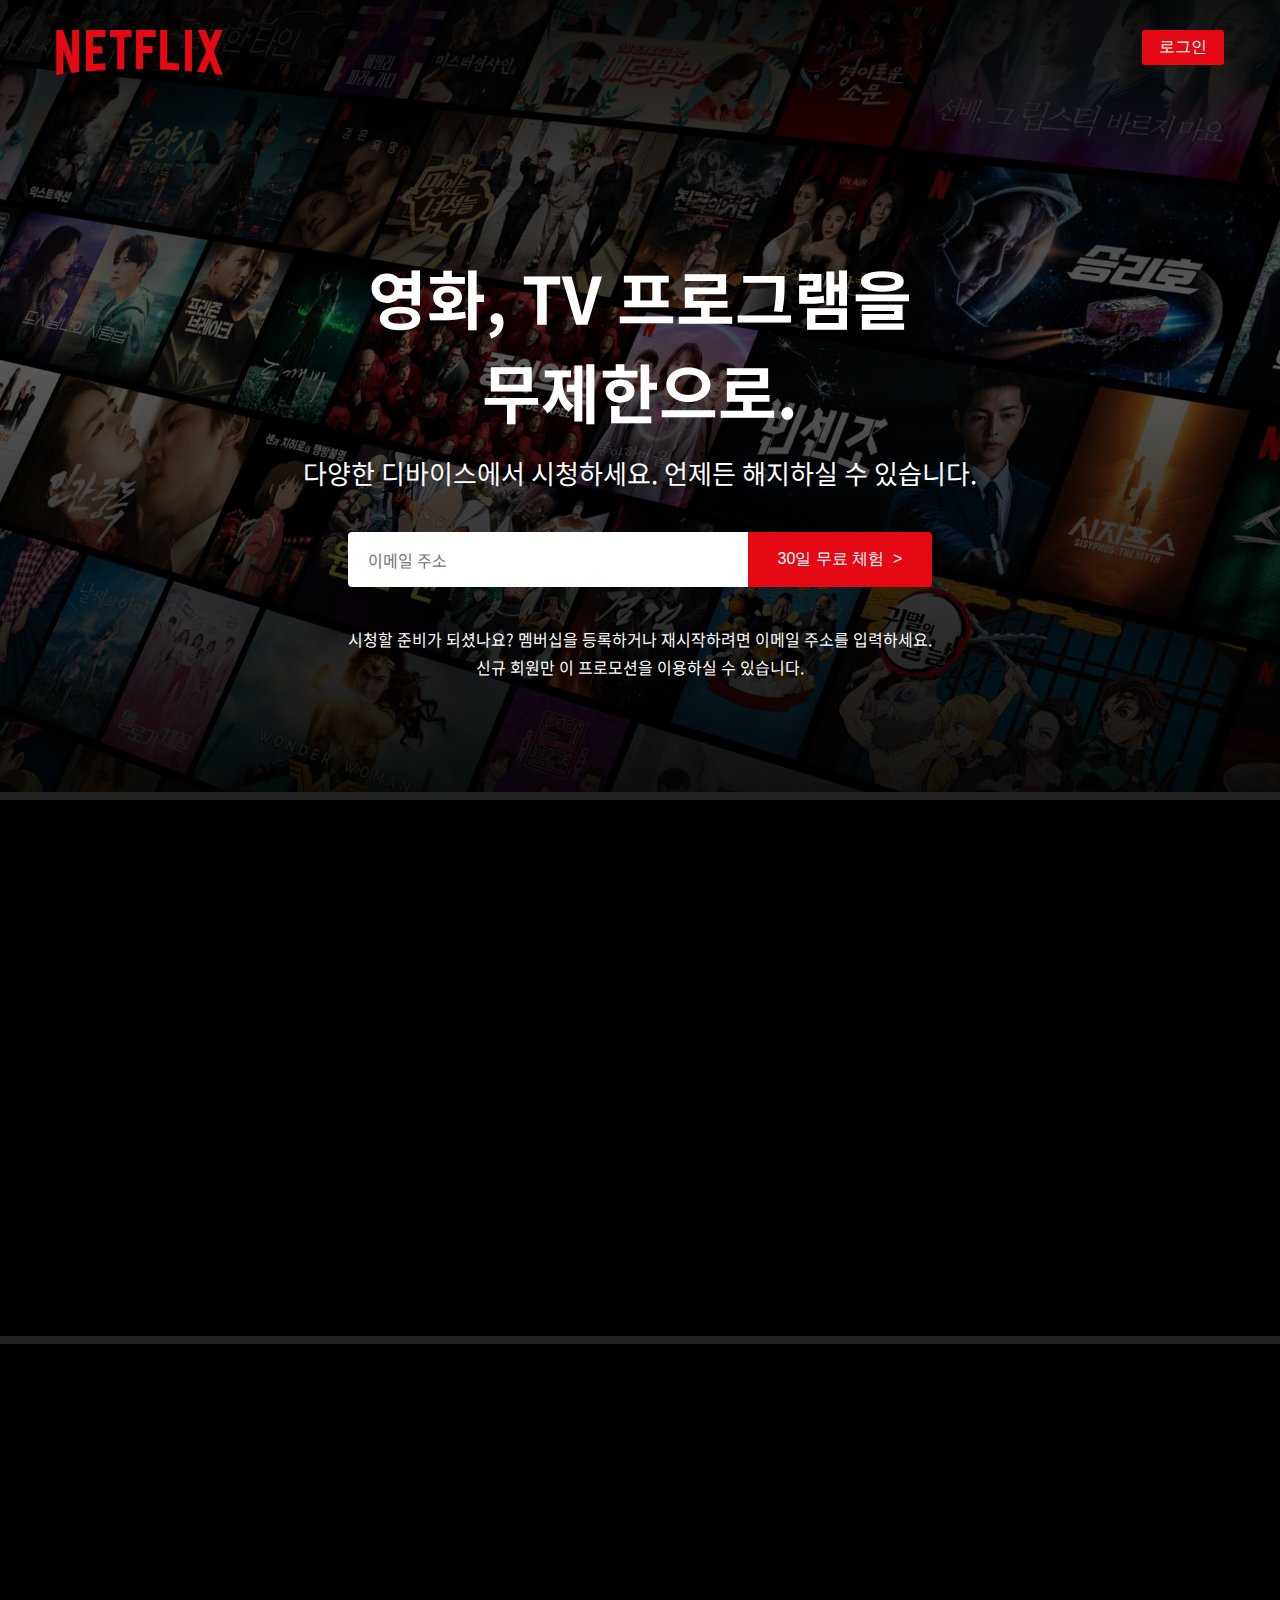
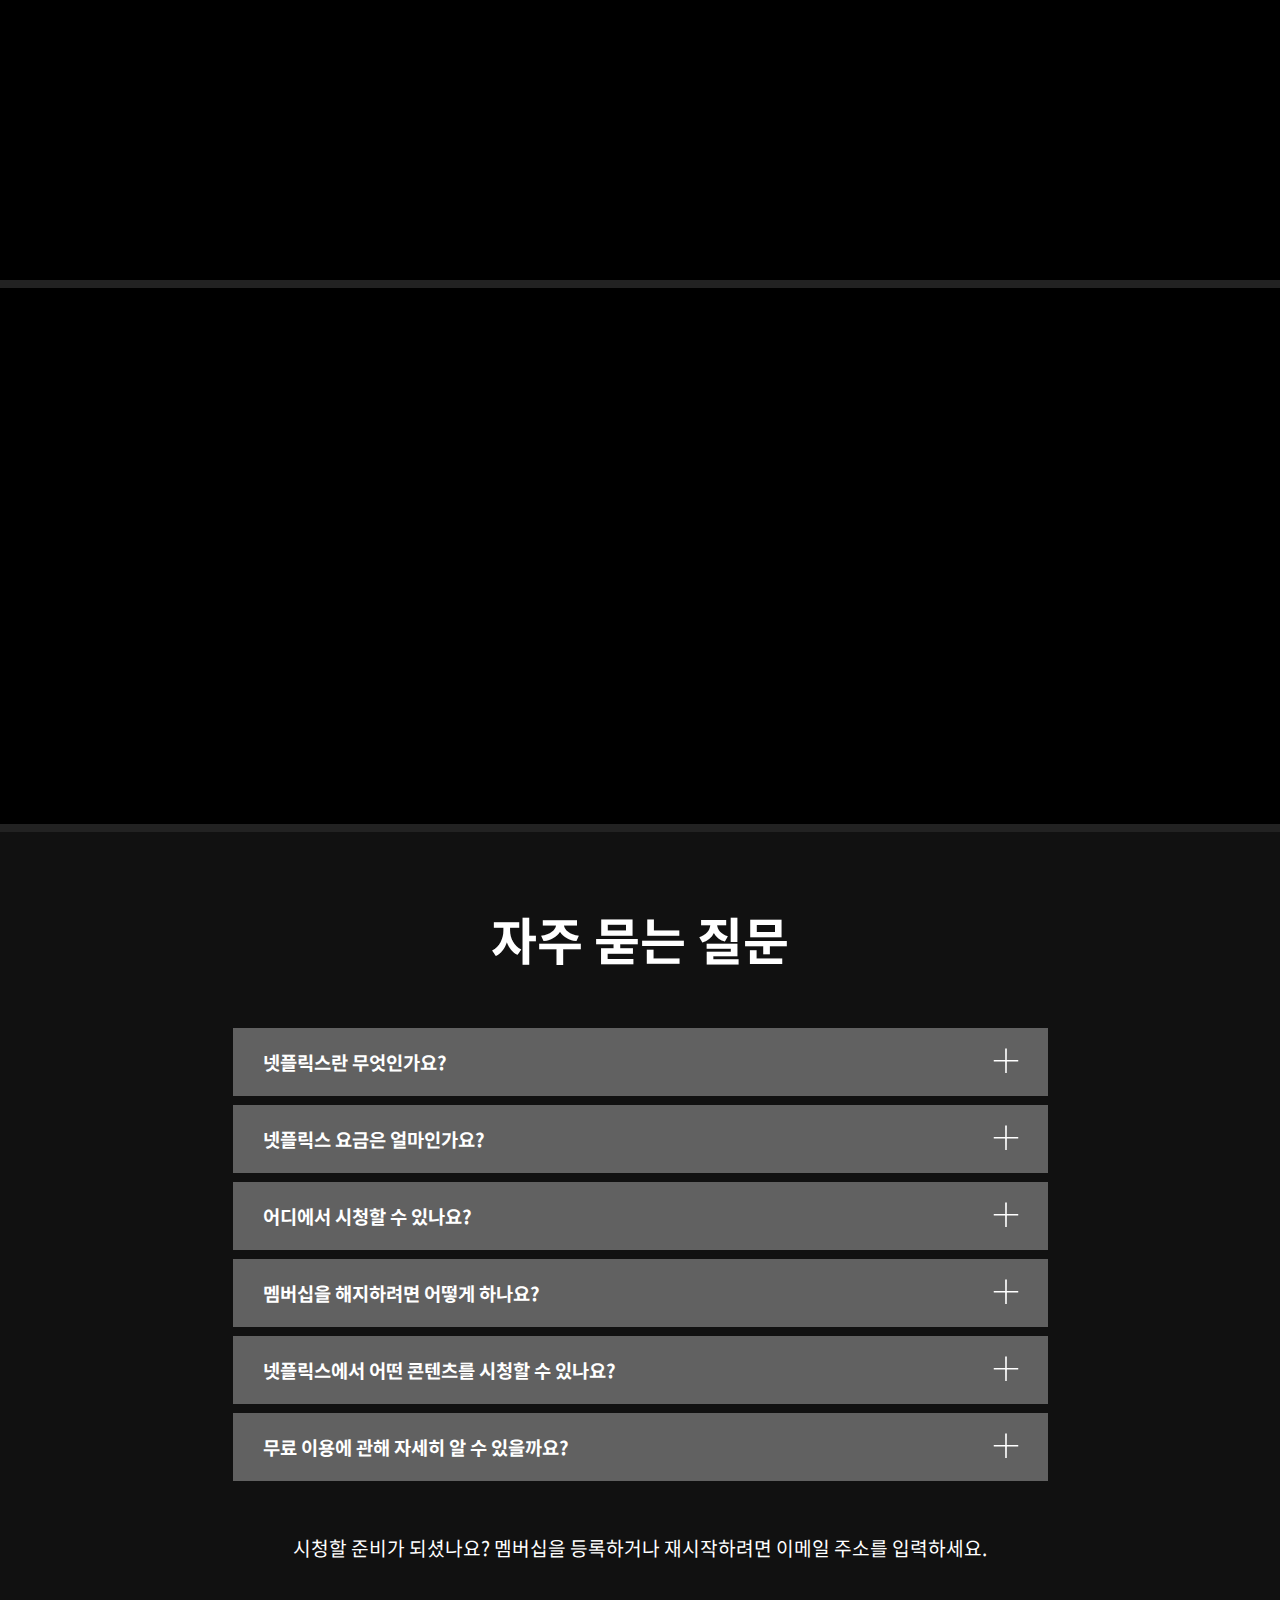
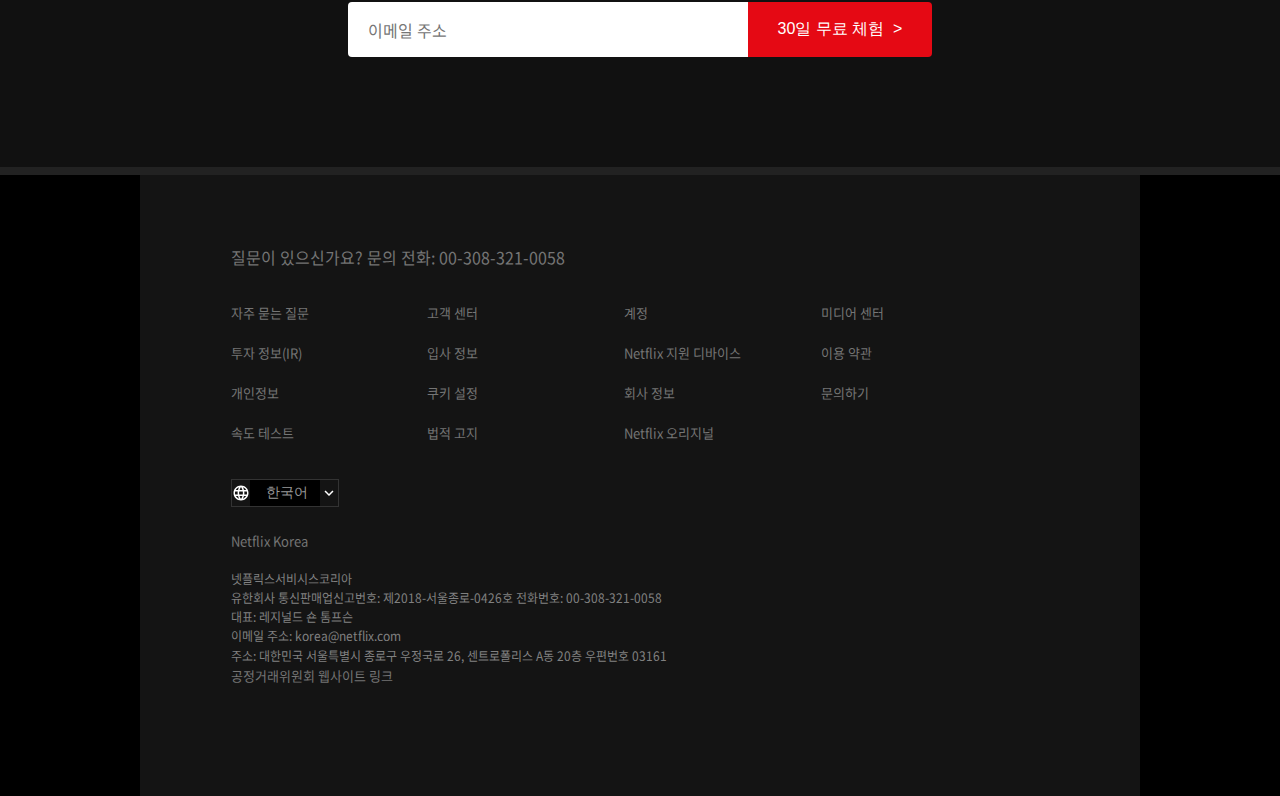
<file: index.html>
<!DOCTYPE html>
<html lang="en">
<head>
   <meta charset="UTF-8">
   <meta http-equiv="X-UA-Compatible" content="IE=edge">
   <meta name="viewport" content="width=device-width, initial-scale=1.0">
   
   <title>Netflix Korea</title>
   <link rel="shortcut icon" href="img/nficon2016.ico" type="image/x-icon">

   <meta content="영화 보기, 온라인 영화, 인터넷 영화, TV 시청, TV 온라인, 온라인 TV 프로그램, 인터넷 TV 프로그램, &nbsp;TV 프로그램 보기, 영화 스트리밍, 스트리밍 tv, 인스턴트 스트리밍, 온라인 시청, 인터넷 시청, &nbsp;영화, 영화 보기 대한민국, 온라인 TV 보기, 다운로드 불필요, 영화 풀 버전, 전체 영화" name="keywords">
   <meta content="스마트 TV, 태블릿, 스마트폰, PC, 게임 콘솔 등 다양한 디바이스에서 영화와 TV 프로그램을 마음껏 즐기세요." name="description">
   
   <link rel="stylesheet" href="css/common.css">
   <link rel="stylesheet" href="css/reset.css">
   <link rel="stylesheet" href="css/index.css">
</head>
<body>
   <main>
      <!-- Hero Section -->
      <section id="hero">
         <div class="hero" class="effect-fade-in"></div>
         <div class="hero-wrap">
            <nav class="gnb">
               <figure>
                  <svg viewBox="0 0 111 30" class="gnb-logo" focusable="false"><g id="netflix-logo"><path d="M105.06233,14.2806261 L110.999156,30 C109.249227,29.7497422 107.500234,29.4366857 105.718437,29.1554972 L102.374168,20.4686475 L98.9371075,28.4375293 C97.2499766,28.1563408 95.5928391,28.061674 93.9057081,27.8432843 L99.9372012,14.0931671 L94.4680851,-5.68434189e-14 L99.5313525,-5.68434189e-14 L102.593495,7.87421502 L105.874965,-5.68434189e-14 L110.999156,-5.68434189e-14 L105.06233,14.2806261 Z M90.4686475,-5.68434189e-14 L85.8749649,-5.68434189e-14 L85.8749649,27.2499766 C87.3746368,27.3437061 88.9371075,27.4055675 90.4686475,27.5930265 L90.4686475,-5.68434189e-14 Z M81.9055207,26.93692 C77.7186241,26.6557316 73.5307901,26.4064111 69.250164,26.3117443 L69.250164,-5.68434189e-14 L73.9366389,-5.68434189e-14 L73.9366389,21.8745899 C76.6248008,21.9373887 79.3120255,22.1557784 81.9055207,22.2804387 L81.9055207,26.93692 Z M64.2496954,10.6561065 L64.2496954,15.3435186 L57.8442216,15.3435186 L57.8442216,25.9996251 L53.2186709,25.9996251 L53.2186709,-5.68434189e-14 L66.3436123,-5.68434189e-14 L66.3436123,4.68741213 L57.8442216,4.68741213 L57.8442216,10.6561065 L64.2496954,10.6561065 Z M45.3435186,4.68741213 L45.3435186,26.2498828 C43.7810479,26.2498828 42.1876465,26.2498828 40.6561065,26.3117443 L40.6561065,4.68741213 L35.8121661,4.68741213 L35.8121661,-5.68434189e-14 L50.2183897,-5.68434189e-14 L50.2183897,4.68741213 L45.3435186,4.68741213 Z M30.749836,15.5928391 C28.687787,15.5928391 26.2498828,15.5928391 24.4999531,15.6875059 L24.4999531,22.6562939 C27.2499766,22.4678976 30,22.2495079 32.7809542,22.1557784 L32.7809542,26.6557316 L19.812541,27.6876933 L19.812541,-5.68434189e-14 L32.7809542,-5.68434189e-14 L32.7809542,4.68741213 L24.4999531,4.68741213 L24.4999531,10.9991564 C26.3126816,10.9991564 29.0936358,10.9054269 30.749836,10.9054269 L30.749836,15.5928391 Z M4.78114163,12.9684132 L4.78114163,29.3429562 C3.09401069,29.5313525 1.59340144,29.7497422 0,30 L0,-5.68434189e-14 L4.4690224,-5.68434189e-14 L10.562377,17.0315868 L10.562377,-5.68434189e-14 L15.2497891,-5.68434189e-14 L15.2497891,28.061674 C13.5935889,28.3437998 11.906458,28.4375293 10.1246602,28.6868498 L4.78114163,12.9684132 Z" id="Fill-14"></path></g></svg>
               </figure>
               <button class="gnb-login">로그인</button>
            </nav>
            <h1 class="hero-title">영화, TV 프로그램을 <br class="hide">무제한으로.</h1>
            <h2 class="hero-subtitle">다양한 디바이스에서 시청하세요. <br class="show">언제든 해지하실 수 있습니다.</h2>
            
            <form action="login.php">
               <div class="login-wrap">
                  <input type="email" name="user_id" class="hero-input" placeholder="이메일 주소">
                  <button type="submit" class="hero-submit">30일 무료 체험 &nbsp;&gt;</button>
               </div>
            </form>
            <h3 class="hero-detail">시청할 준비가 되셨나요? <br class="show">멤버십을 등록하거나 재시작하려면 이메일 주소를 입력하세요.</h3>
            <p class="hero-desc">신규 회원만 이 프로모션을 이용하실 수 있습니다.</p>
         </div>
      </section>
      <!-- Story Card 1 -->
      <section class="story-card" id="card-01">
         <div class="story-card-container">
            <div class="story-card-text">
               <h1 class="story-card-title"><strong class="red">TV </strong>로 즐기세요.</h1>
               <h2 class="story-card-subtitle">스마트 TV, PlayStation, Xbox, Chromecast, Apple TV, 블루레이 플레이어 등 다양한 디바이스에서 시청하세요.</h2>
            </div>
            <div class="story-card-img">
               <img src="img/tv.png" alt="">
               <div class="animation">
                  <video class="story-card-video" autoplay playsinline muted loop><source src="img/video-tv-0819.m4v" type="video/mp4"></video>
               </div>
            </div>
         </div>
      </section>
      <!-- Story Card 2 -->
      <section class="story-card" id="card-02">
         <div class="story-card-container">
            <div class="story-card-img">
               <img src="img/mobile-0819.jpg" alt="">
               <div class="card-animation">
                  <div class="card-animation-img">
                     <img src="img/boxshot.png" alt="">
                  </div>
                  <div class="card-animation-txt">
                     <div class="text-0">기묘한 이야기</div>
                     <div class="text-1">저장 중...</div>
                  </div>
               </div>
            </div>
            <div class="story-card-text">
               <h1 class="story-card-title"><strong class="red">즐겨 보는 콘텐츠 </strong>를 저장해 오프라인으로 시청하세요.</h1>
               <h2 class="story-card-subtitle">간편하게 저장하고 빈틈없이 즐겨보세요.</h2>
            </div>
         </div>
      </section>
      <!-- Story Card 3 -->
      <section class="story-card" id="card-03">
         <div class="story-card-container">
            <div class="story-card-text">
               <h1 class="story-card-title"><strong class="red">다양한 디바이스 </strong>에서 시청하세요.</h1>
               <h2 class="story-card-subtitle">각종 영화와 TV 프로그램을 스마트폰, 태블릿, 노트북, TV에서 무제한으로 스트리밍하세요. 추가 요금이 전혀 없습니다.</h2>
            </div>
            <div class="story-card-img">
               <img src="img/device-pile.png" alt="">
               <div class="animation_2">
                  <video class="story-card-video" autoplay playsinline muted loop><source src="img/video-devices.m4v" type="video/mp4"></video>
               </div>
            </div>
         </div>
      </section>
      <!-- FAQ Section -->
      <section class="faq">
         <h2 class="faq-title">
            자주 묻는 질문
         </h2>
         <ul class="faq-list">
            <li class="faq-list-item">
               <div class="faq-item">
                  <h3>넷플릭스란 무엇인가요?</h3>
                  <svg id="thin-x" viewBox="0 0 26 26" class="faq-svg" focusable="true"><path d="M10.5 9.3L1.8 0.5 0.5 1.8 9.3 10.5 0.5 19.3 1.8 20.5 10.5 11.8 19.3 20.5 20.5 19.3 11.8 10.5 20.5 1.8 19.3 0.5 10.5 9.3Z"></path></svg> 
               </div>
               <div class="faq-answer">
                  넷플릭스는 각종 수상 경력에 빛나는 TV 프로그램, 영화, 애니메이션, 다큐멘터리 등 다양한 콘텐츠를 인터넷 연결이 가능한 수천 종의 디바이스에서 시청할 수 있는 스트리밍 서비스입니다.
                  <br>
                  <br>
                  저렴한 월 요금으로 일체의 광고 없이 원하는 시간에 원하는 만큼 즐길 수 있습니다. 무궁무진한 콘텐츠가 준비되어 있으며 매주 새로운 TV 프로그램과 영화가 제공됩니다.
               </div>
            </li>
            <li class="faq-list-item">
               <div class="faq-item">
                  <h3>넷플릭스 요금은 얼마인가요?</h3>
                  <svg id="thin-x" viewBox="0 0 26 26" class="faq-svg" focusable="true"><path d="M10.5 9.3L1.8 0.5 0.5 1.8 9.3 10.5 0.5 19.3 1.8 20.5 10.5 11.8 19.3 20.5 20.5 19.3 11.8 10.5 20.5 1.8 19.3 0.5 10.5 9.3Z"></path></svg> 
               </div>
               <div class="faq-answer">
                  스마트폰, 태블릿, 스마트 TV, 노트북, 스트리밍 디바이스 등 다양한 디바이스에서 월정액 요금 하나로 넷플릭스를 시청하세요. 멤버십 요금은 월 9,500원부터 14,500원까지 다양합니다. 추가 비용이나 약정이 없습니다.
               </div>
            </li>
            <li class="faq-list-item">
               <div class="faq-item">
                  <h3>어디에서 시청할 수 있나요?</h3>
                  <svg id="thin-x" viewBox="0 0 26 26"  class="faq-svg" focusable="true"><path d="M10.5 9.3L1.8 0.5 0.5 1.8 9.3 10.5 0.5 19.3 1.8 20.5 10.5 11.8 19.3 20.5 20.5 19.3 11.8 10.5 20.5 1.8 19.3 0.5 10.5 9.3Z"></path></svg> 
               </div>
               <div class="faq-answer">
                  다양한 디바이스에서 언제 어디서나 시청할 수 있습니다. 넷플릭스 계정으로 로그인하면 PC에서 netflix.com을 통해 바로 시청할 수 있으며, 인터넷이 연결되어 있고 넷플릭스 앱을 지원하는 디바이스(스마트 TV, 스마트폰, 태블릿, 스트리밍 미디어 플레이어, 게임 콘솔 등)에서도 언제든지 시청할 수 있습니다.
                  <br>
                  <br>
                  iOS, Android, Windows 10용 앱에서는 좋아하는 프로그램을 저장할 수도 있습니다. 저장 기능을 이용해 이동 중이나 인터넷에 연결할 수 없는 곳에서도 시청하세요. 넷플릭스는 어디서든 함께니까요.
               </div>
            </li>
            <li class="faq-list-item">
               <div class="faq-item">
                  <h3>멤버십을 해지하려면 어떻게 하나요?</h3>
                  <svg id="thin-x" viewBox="0 0 26 26" class="faq-svg" focusable="true"><path d="M10.5 9.3L1.8 0.5 0.5 1.8 9.3 10.5 0.5 19.3 1.8 20.5 10.5 11.8 19.3 20.5 20.5 19.3 11.8 10.5 20.5 1.8 19.3 0.5 10.5 9.3Z"></path></svg> 
               </div>
               <div class="faq-answer">
                  넷플릭스는 부담 없이 간편합니다. 성가신 계약도, 약정도 없으니까요. 멤버십 해지도 온라인에서 클릭 두 번이면 완료할 수 있습니다. 해지 수수료도 없으니 원할 때 언제든 계정을 시작하거나 종료하세요.
               </div>
            </li>
            <li class="faq-list-item">
               <div class="faq-item">
                  <h3>넷플릭스에서 어떤 콘텐츠를 시청할 수 있나요?</h3>
                  <svg id="thin-x" viewBox="0 0 26 26" class="faq-svg" focusable="true"><path d="M10.5 9.3L1.8 0.5 0.5 1.8 9.3 10.5 0.5 19.3 1.8 20.5 10.5 11.8 19.3 20.5 20.5 19.3 11.8 10.5 20.5 1.8 19.3 0.5 10.5 9.3Z"></path></svg> 
               </div>
               <div class="faq-answer">
                  넷플릭스는 장편 영화, 다큐멘터리, TV 프로그램, 애니메이션, 각종 상을 수상한 넷플릭스 오리지널 등 수많은 콘텐츠를 확보하고 있습니다. 마음에 드는 콘텐츠를 원하는 시간에 원하는 만큼 시청하세요. 30일 무료 이용으로 넷플릭스의 무한한 콘텐츠 세상을 만나보세요.
               </div>
            </li>
            <li class="faq-list-item">
               <div class="faq-item">
                  <h3>무료 이용에 관해 자세히 알 수 있을까요?</h3>
                  <svg id="thin-x" viewBox="0 0 26 26" class="faq-svg" focusable="true"><path d="M10.5 9.3L1.8 0.5 0.5 1.8 9.3 10.5 0.5 19.3 1.8 20.5 10.5 11.8 19.3 20.5 20.5 19.3 11.8 10.5 20.5 1.8 19.3 0.5 10.5 9.3Z"></path></svg> 
               </div>
               <div class="faq-answer">
                  넷플릭스를 30일 동안 무료로 이용해 보세요. 마음에 드는 경우 계속 이용하시면 됩니다. 별도로 해지하지 않는 한, 멤버십이 자동으로 유지됩니다. 무료 이용 기간이 끝나기 전에 멤버십을 해지하면 요금이 청구되지 않습니다. 복잡한 계약, 약정, 해지 수수료가 없습니다. 언제든 온라인으로 해지하세요.
               </div>
            </li>
         </ul>
         <form class="cta-form" method="GET">
            <h3 class="email-form-title">시청할 준비가 되셨나요? 멤버십을 등록하거나 재시작하려면 이메일 주소를 입력하세요.</h3>
            <form action="login.php">
               <div class="login-wrap">
                  <input type="email" name="user_id" class="hero-input" placeholder="이메일 주소">
                  <button type="submit" class="hero-submit">30일 무료 체험 &nbsp;&gt;</button>
               </div>
            </form>
         </form>
      </section>
      <!-- Footer -->
      <section class="footer-card">
         <div class="footer-wrap">
            <div class="footer">
               <p class="footer-top">
                  질문이 있으신가요? <br class="show">문의 전화:  
                  <a href="" class="footer-top-tel">00-308-321-0058</a>
               </p>
               <ul class="footer-links">
                  <li class="footer-link-item">
                     <a href="" class="footer-link">
                        자주 묻는 질문
                     </a>                  
                  </li>
                  <li class="footer-link-item">
                     <a href="" class="footer-link">
                        고객 센터
                     </a>                  
                  </li>
                  <li class="footer-link-item">
                     <a href="" class="footer-link">
                        계정
                     </a>                  
                  </li>
                  <li class="footer-link-item">
                     <a href="" class="footer-link">
                        미디어 센터
                     </a>                  
                  </li>
                  <li class="footer-link-item">
                     <a href="" class="footer-link">
                        투자 정보(IR)
                     </a>                  
                  </li>
                  <li class="footer-link-item">
                     <a href="" class="footer-link">
                        입사 정보
                     </a>                  
                  </li>
                  <li class="footer-link-item">
                     <a href="" class="footer-link">
                        Netflix 지원 디바이스
                     </a>                  
                  </li>
                  <li class="footer-link-item">
                     <a href="" class="footer-link">
                        이용 약관
                     </a>                  
                  </li>
                  <li class="footer-link-item">
                     <a href="" class="footer-link">
                        개인정보
                     </a>                  
                  </li>
                  <li class="footer-link-item">
                     <a href="" class="footer-link">
                        쿠키 설정
                     </a>                  
                  </li>
                  <li class="footer-link-item">
                     <a href="" class="footer-link">
                        회사 정보
                     </a>                  
                  </li>
                  <li class="footer-link-item">
                     <a href="" class="footer-link">
                        문의하기
                     </a>                  
                  </li>
                  <li class="footer-link-item">
                     <a href="" class="footer-link">
                        속도 테스트
                     </a>                  
                  </li>
                  <li class="footer-link-item">
                     <a href="" class="footer-link">
                        법적 고지
                     </a>                  
                  </li>
                  <li class="footer-link-item">
                     <a href="" class="footer-link">
                        Netflix 오리지널
                     </a>                  
                  </li>
               </ul>
               <div class="select-arrow">
                  <img src="img/language_white_18dp.svg">
                  <select class="ui-select" id="language" name="language" onchange="changeLang();">
                     <option value="korean" selected>한국어</option>
                     <option value="english">English</option>
                  </select>
                  <img src="img/expand_more_white_18dp.svg" alt="">
               </div>
               <p class="footer-country">Netflix Korea</p>
               <div class="copy-text">
                  넷플릭스서비시스코리아<br>
                  유한회사 통신판매업신고번호: 제2018-서울종로-0426호 전화번호: 00-308-321-0058<br>
                  대표: 레지널드 숀 톰프슨<br>
                  이메일 주소: korea@netflix.com<br>
                  주소: 대한민국 서울특별시 종로구 우정국로 26, 센트로폴리스 A동 20층 우편번호 03161<br>
                  <a class="footer-link" href="http://www.ftc.go.kr/www/bizCommView.do?key=232&apv_perm_no=2018300016930200431&pageUnit=10&searchCnd=bup_nm&searchKrwd=%EB%84%B7%ED%94%8C%EB%A6%AD%EC%8A%A4&pageIndex=1">공정거래위원회 웹사이트 링크</a>
               </div>
            </div>
         </div>
      </section>
   </main>
   <script src="js/index.js"></script>
   <script src="js/faq.js"></script>
   <script src="js/footerLang.js"></script>
   <script src="js/scrollMove.js"></script>


</body>
</html>
</file>
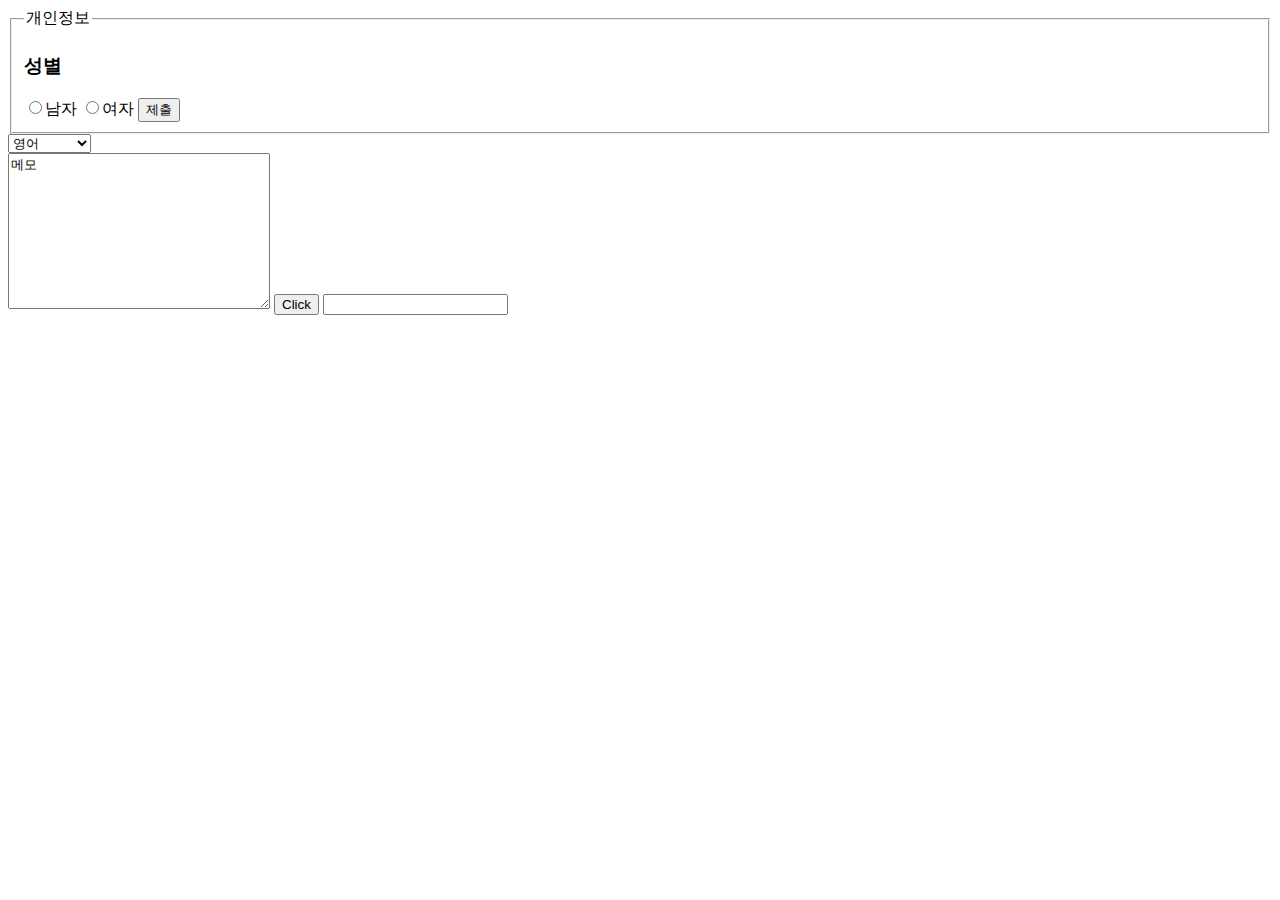
<file: forms.html>
<!DOCTYPE html>
<html lang="en">
<head>
   <meta charset="UTF-8">
   <meta http-equiv="X-UA-Compatible" content="IE=edge">
   <meta name="viewport" content="width=device-width, initial-scale=1.0">
   <title>Document</title>
</head>
<body>
   <form action="member.php">
      <fieldset>
         <legend>개인정보</legend>
         <h3>성별</h3>
         <input type="radio" name="man" value="man" id="man_r"><label for="man_r">남자</label>
         <input type="radio" name="woman" value="woman" id="woman_r"><label for="woman_r">여자</label>
         <input type="submit" value="제출">
      </fieldset>
      <div>
         <select name="language" size="1" multiple>
            <option value="korean">한국어</option>
            <option value="english" selected>영어</option>
            <option value="chinese">중국어</option>
         </select>
      </div>

      <textarea name="memo" id="" cols="30" rows="10">메모</textarea>

      <button type="button" onclick="alert(데이터)">Click</button>

      <input list="browsers">
      <datalist id="browsers">
         <option>서교동</option>
         <option>합정동</option>
         <option>연남동</option>
         <option>연희동</option>
         <option>신사동</option>
         <option>압구정동</option>
      </datalist>

   </form>
   

</body>
</html>
</file>
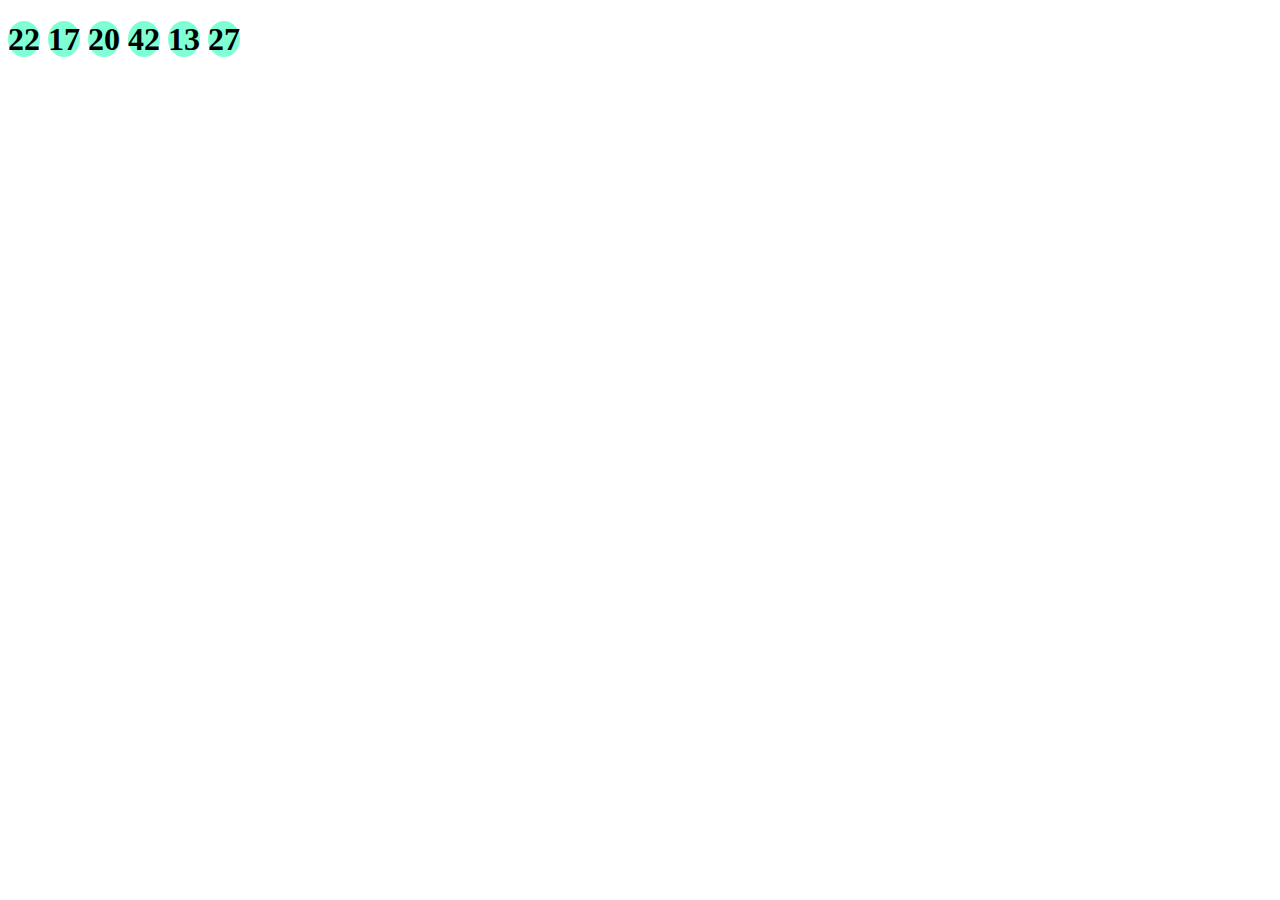
<file: random.html>
<!DOCTYPE html>
<html lang="en">
<head>
   <meta charset="UTF-8">
   <meta http-equiv="X-UA-Compatible" content="IE=edge">
   <meta name="viewport" content="width=device-width, initial-scale=1.0">
   <title>Document</title>

   <style>
      span {
         background-color: aquamarine;
         width: 30px;
         height: 30px;
         border-radius: 50%;
      }
   </style>
</head>
<body>
   <p id="result"></p>
   <h1>
      <span id="num_1"></span>
      <span id="num_2"></span>
      <span id="num_3"></span>
      <span id="num_4"></span>
      <span id="num_5"></span>
      <span id="num_6"></span>
   </h1>
</body>
<script>
   // var num1 = Math.floor(Math.random() * 10);
   // document.getElementById('result').innerHTML = num1;
   var num1 = Math.floor(Math.random() * 45 + 1);
   var num2 = Math.floor(Math.random() * 45 + 1);
   var num3 = Math.floor(Math.random() * 45 + 1);
   var num4 = Math.floor(Math.random() * 45 + 1);
   var num5 = Math.floor(Math.random() * 45 + 1);
   var num6 = Math.floor(Math.random() * 45 + 1);

   document.getElementById('num_1').innerHTML = num1;
   document.getElementById('num_2').innerHTML = num2;
   document.getElementById('num_3').innerHTML = num3;
   document.getElementById('num_4').innerHTML = num4;
   document.getElementById('num_5').innerHTML = num5;
   document.getElementById('num_6').innerHTML = num6;

</script>
</html>
</file>
<file: css/common.css>
/* Font Style */

@font-face { 
   font-family: 'Noto Sans KR'; 
   src: url(../font/NotoSans-Thin.woff2) format('woff2');
   font-weight: 100;
}

@font-face { 
   font-family: 'Noto Sans KR'; 
   src: url(../font/NotoSans-Light.woff2) format('woff2');
   font-weight: 200;
}

@font-face { 
   font-family: 'Noto Sans KR'; 
   src: url(../font/NotoSans-DemiLight.woff2) format('woff2');
   font-weight: 300;
}

@font-face { 
   font-family: 'Noto Sans KR'; 
   src: url(../font/NotoSans-Regular.woff2) format('woff2');
   font-weight: 400;
}
@font-face { 
   font-family: 'Noto Sans KR'; 
   src: url(../font/NotoSans-Medium.woff2) format('woff2');
   font-weight: 500;
}

@font-face { 
   font-family: 'Noto Sans KR'; 
   src: url(../font/NotoSans-Bold.woff2) format('woff2');
   font-weight: 700;
}


body, html {
   font-family: 'Noto Sans KR', 'Helvetica Neue', Helvetica, Arial, sans-serif;
   color: rgb(255,255,255);
   background-color: rgb(0,0,0);
   font-size: 16px;
   direction: ltr;
   -webkit-font-smoothing: antialiased;
   -moz-osx-font-smoothing: grayscale;
}
h1 {
   font-size: 4rem;
}
h2 {
   font-size: 1.625rem;
}

@media only screen and (min-width: 550px) and (max-width: 949px) {
   h1 {
      font-size: 3.125rem;
   }
}
@media only screen and (max-width: 549px) {
   h1 {
      font-size: 1.75rem;
   }
   h2 {
      font-size: 1.125rem;
      margin: 1rem auto;
   }
}
</file>
<file: css/index.css>
/* Hero Section */
.hero {
   width: 100%;
   height: 800px;
   background-image: url(../img/poster_1.jpg);
   background-size: cover;
   background-position: center center;
   background-repeat: no-repeat;
}
#hero .hero-wrap {
   background-color: rgba(0, 0, 0, 0.5);
   background-image: linear-gradient(to top,rgba(0,0,0,.8) 0,rgba(0,0,0,0) 60%,rgba(0,0,0,.8) 100%);
   position: absolute;
   top: 0;
   left: 0;
   width: 100%;
   height: 800px;
   padding-top: 250px;
   text-align: center;
   border-bottom: 8px solid #222;
}
.gnb {
   width: 100%;
   height: 5rem;
   position: absolute;
   top: 30px;
   left: 0;
   right: 0;
   z-index: 10;
   padding: 0 3.5rem;
   display: flex;
   justify-content: space-between;
   align-items: flex-start;
}
.gnb-logo {
   width: 10.4375rem;
   height: 2.8125rem;
   fill: rgb(229,9,20);
}
.gnb-login {
   background-color: rgb(229,9,20);
   padding: 7px 17px;
   color: #fff;
   border-radius: 3px;
   font-size: 1rem;
   font-weight: 400;
}

.hero-subtitle {
   margin: 1rem auto;
   font-weight: 400;
}
.hero-detail {
   font-size: 1rem;
   font-weight: 400;
}
.hero-desc {
   font-size: 1rem;
   font-weight: 400;
   margin: .25em 0;
}
.show {
   display: none;
}
.hero-input {
   display: block;
   width: 400px;
   height: 55px;
   border-radius: 4px 0 0 4px;
   border: none;
   padding: 0 20px;
   font-family: 'Noto Sans KR';
   font-size: 1rem;
   color: rgb(0,0,0);
}
.hero-input:focus {
   outline: 0;
}

.hero-submit {
   display: block;
   background-color: rgb(229,9,20);
   color: #fff;
   height: 55px;
   border-radius: 0 4px 4px 0;
   padding: 0 30px;
   font-size: 1rem;
}
.login-wrap {
   display: flex;
   justify-content: center;
   margin: 2.5rem 0;
}

@keyframes fadeIn {
   0% {
      opacity: 0;
   }
   50% {
      opacity: 1;
   }
   100% {
      opacity: 1;
   }
}

.effect-fade-in {
   animation: fadeIn 2s;
}

/* Story Card Section */
.story-card {
   position: relative;
   border-bottom: 8px solid #222;
   padding: 70px 45px;
}

.story-card-container {
   max-width: 1100px;
   min-height: 100px;
   margin: 0 auto;
   display: flex;
   justify-content: space-between;
   align-items: center;
}
.story-card-text {
   margin: -5% 0;
   width: 52%;
   height: 100%;
   padding: 0 3rem 0 0;
   opacity: 0;
}
.story-card-text.move {
   animation: moveInLeft 3s forwards;
}
@keyframes moveInLeft {
   0% {
      transform: translateX(-50%);
      opacity: 0;
   }
   100% {
      transform: translateX(0);
      opacity: 1;
   }
}
@keyframes moveInRight {
   0% {
      transform: translateX(50%);
      opacity: 0;
   }
   100% {
      transform: translateX(0);
      opacity: 1;
   }
}
.story-card-text:nth-child(2).move {
   animation: moveInRight 3s forwards;
}

.story-card-text:nth-child(2) {
   padding: 0 0 0 3rem;
}
.story-card-title {
   font-size: 2rem;
   margin-bottom: .5rem;
   color: rgb(156, 156, 156);
}
.red {
   color: #fff;
   font-size: 3.75rem;
}
.story-card-subtitle {
   font-size: 1.6rem;
   font-weight: 400;
   margin: .75em 0 .25em;
   color: rgb(116, 116, 116);
}
.story-card-img {
   width: 48%;
   height: 100%;
   display: flex;
   flex: 0 1 auto; 
   position: relative;
   opacity: 0;
}
.story-card-img.show {
   animation : fadeIn 3s forwards .4s;
}
.story-card-img img {
   z-index: 2;
   width: 100%;
   height: 100%;
}
.animation {
   width: 73%;
   height: 54%;
   margin: 16% 12% 12% 13%;;
   position: absolute;
   z-index: -1;
   top: 0;
}
.story-card-video {
   width: 100%;
   height: 100%;
   display: inline-block;
   vertical-align: baseline;
}
.animation_2 {
   width: 63%;
   height: 47%;
   margin: 8% 25% 12% 19%;
   position: absolute;
   z-index: -1;
   top: 0;
}
.card-animation {
   padding: .5em .75em;
   position: absolute;
   left: 50%;
   bottom: 8%;
   transform: translateX(-50%);
   background-color: #000;
   border-radius: .75em;
   box-shadow: 0 0 2em 0 #000;
   border: 2px solid rgba(255,255,255,.25);
   width: 60%;
   min-width: 15em;
   display: flex;
   align-items: center;
   z-index: 10;
}
.card-animation-img {
   margin-right: 1em;
}
.card-animation-img img {
   height: 5em;
   width: auto;
   border: 0;
}
.card-animation-txt {
   margin: .3em 0;
}
.text-0 {
   font-size: 1em;
   color: #fff;
   font-weight: 600;
}
.text-1 {
   font-size: .9em;
   color: rgb(0,113,235);
   font-weight: 400;
}
.card-animation:after {
   height: 3.75em;
   width: 3em;
   outline: 2px solid #000;
   outline-offset: -2px;
   display: block;
   background-image: url(../img/download-icon.gif);
   background-position: center center;
   background-repeat: no-repeat;
   background-size: 100%;
   content: '';
   position: absolute;
   right: .75em;
}

/* FAQ Section */
svg {
   width: 24px;
   height: 24px;
   fill: rgb(255,255,255);
}

.faq {
   padding: 70px 45px;
   border-bottom: 8px solid #222;
   background-color: #111;
}

.faq .faq-title {
   font-size: 50px;
   font-weight: 700;
   margin-bottom: 8px;
   text-align: center;
}

.faq .faq-list {
   max-width: 815px;
   margin: 52px auto;
}

.faq .faq-list li {
   margin-bottom: 8px;
   overflow: hidden;
   max-height: 69px;
   transition: all 1s;
}
.faq .faq-list li.clicked{
   max-height: 500px;
}

.faq .faq-list li .faq-item {
   display: block;
   text-align: left;
   background-color: rgb(97, 97, 97);
   padding: 20px 30px;
   margin-bottom: 1px;
   width: 100%;
   position: relative;
   cursor: pointer;
}

.faq .faq-list li .faq-answer {
   display: block;
   background-color:  rgb(97, 97, 97);
   padding: 32px;
}

.faq .faq-list li .faq-item svg {
   float: right;
   transform: translateY(-100%) rotate(45deg);
   transition: all 0.6s;
}
.faq .faq-list li.clicked .faq-item svg {
   transform: translateY(-100%) rotate(90deg);
}
.email-form-title {
   text-align: center;
   padding-bottom: 20px;
   font-size: 1.2rem;
   padding: 0 5%;
   margin: auto;
   font-weight: 400;
}

/* Footer Section */

.footer-card {
   position: relative;
   padding: 70px 45px;
   max-width: 1000px;
   margin: 0 auto;
   background-color: rgb(20, 20, 20);
}
.footer-wrap {
   min-width: 190px;
   width: 100%;
   padding-bottom: 20px;
   font-size: 1em;
   color: #757575;
}
.footer {
   width: 90%;
   margin: 0 auto;
}
.footer-top {
   margin-bottom: 30px;
}
.footer-top-tel,
.footer-link {
   color: #757575;
}
.footer-top-tel:hover,
.footer-link:hover {
   text-decoration: underline;
}
.footer-link-item {
   margin-bottom: 16px;
   display: inline-block;
   width: calc(25% - 12px);
   padding-right: 12px;
   min-width: 100px;
   vertical-align: top;
}
.footer-link {
   font-size: 13px;
}
.footer-links {
   max-width: 1000px;
}

.select-arrow {
   /* width: %; */
   margin-top: 20px;
   border: 0.8px solid #333;
   display: inline-flex;
   justify-content: flex-start;
   align-items: center;
}
.ui-select {
   padding: 1px 5px 1px 15px;
   line-height: 1.5;
   background-color: #000;
   border: 1px solid transparent;
   color: #999;
   font-size: 0.9rem;

   appearance: none;
   -moz-appearance: none;
   -webkit-appearance: none;
}
.ui-select:focus {
   outline: 0;
}

.footer-country {
   font-size: 13px;
   margin-top: 24px;
}
.copy-text {
   color: gray;
   margin: 20px 0;
   font-size: .75rem;
   line-height: 1.2rem;
}


@media only screen and (max-width: 949px) {
   
   .login-wrap {
      display: unset;
   }
   .hero-input {
      height: 45px;
      border-radius: 4px;
      position: relative;
      left: 50%;
      transform: translateX(-50%);
   }
   .hero-submit {
      height: 45px;
      border-radius: 4px;
      margin: 10px 0;
      position: relative;
      left: 50%;
      transform: translateX(-50%);
   }
   .story-card-container {
      flex-direction: column;
   }
   #card-02 .story-card-container {
      flex-direction: column-reverse;
   }
   .story-card-text {
      text-align: center;
      display: block;
      padding: 0;
      width: 100%;
      z-index: 3;
   }   
   .story-card-img {
      width: 100%;
      max-width: 600px;
   }
   .story-card-text:nth-child(2) {
      padding: 0 0 0 0;
   }
   #card-01 .story-card-title,
   #card-02 .story-card-title,
   #card-03 .story-card-title {
      margin-top: 3rem;
   }
   #card-03 .story-card-img {
      margin-top: 5%;
   }
   .email-form-title {
      margin: 1rem 0;
   }
   .faq {
      padding: 70px 20px;
   }
   .footer {
      width: 100%;
      margin: 0;
   }
   .footer-link-item {
      width: calc(33.33% - 12px);
      padding-right: 12px;
   }



}


@media only screen and (min-width: 550px) and (max-width: 949px) {
   .hero {
      height: 680px;
   }
   #hero .hero-wrap {
      height: 680px;
   }
   #hero .hero-wrap {
      padding-top: 200px;
   }
   .gnb {
      padding: 0 45px;
   }
   .gnb-logo {
      width: 6.75rem;
      height: 2rem;
   }
   .story-card-title {
      font-size: 2.5rem;
   }
   .story-card-subtitle {
      font-size: 1.25rem;
   }
   /* .animation {
      top: 87px;
      left: 79px;
   }
   .animation_2 {
      top: 60px;
      left: 100px;
   } */
}


@media only screen and (max-width: 549px) {
   .hero {
      height: 550px;
   }
   #hero .hero-wrap {
      height: 550px;
   }
   #hero .hero-wrap {
      padding-top: 150px;
   }
   .gnb {
      padding: 0 5%;
   }
   .gnb-logo {
      width: auto;
      height: 1.5rem;
   }
   .hide {
      display: none;
   }
   .show {
      display: block;
   }
   
   .story-card {
      padding: 50px 5%;
   }
   .story-card-title {
      font-size: 1.625rem;
   }
   .story-card-subtitle {
      font-size: 1.125rem;
   }
   .hero-detail {
      font-size: 0.8rem;
   }
   .hero-desc {
      font-size: 0.8rem;
   }
   .faq {
      padding: 70px 10px;
   }
   .faq .faq-title {
      font-size: 1.625rem;
   }
   .faq .faq-list {
      max-width: 815px;
      margin: 1.25em auto;
   }
   .faq .faq-list li .faq-item h3 {
      font-size: 0.9rem;
      line-height: 2rem;
      vertical-align: bottom;
   }
   .faq .faq-list li .faq-item {
      padding: 20px 15px;
   }
   .faq .faq-list li .faq-answer {
      font-size: 0.9rem;
      padding: 20px;
   }
   svg {
      width: 18px;
      height: 18px;
   }
   .email-form-title {
      font-size: 16px;
   }
   .footer-card {
      padding: 50px 5%;
   }
   .card-animation {
      padding: .25em .65em;
      width: 80%;
      bottom: -5%;
   }
   .card-animation-img img {
      height: 3em;
   }
   .text-0 {
      font-size: 0.9em;
   }
   .text-1 {
      font-size: .75em;
   }
   .gnb-login {
      padding: 5px 12px;
      font-size: 0.9rem;
   }
   .faq .faq-list li .faq-item svg {
      transform: translateY(-120%) rotate(45deg);
   }
   .faq .faq-list li.clicked .faq-item svg {
      transform: translateY(-120%) rotate(90deg);
   }
}
@media only screen and (max-width: 500px) {
   #hero .hero-wrap {
      padding-top: 150px;
   }
   .footer-link-item {
      width: 40%;
      padding-right: 0;
   }
   .footer-link-item:nth-child(2n) {
      margin-left: 2rem;
   }
   .hero-input {
      width: 350px;
   }
}
</file>
